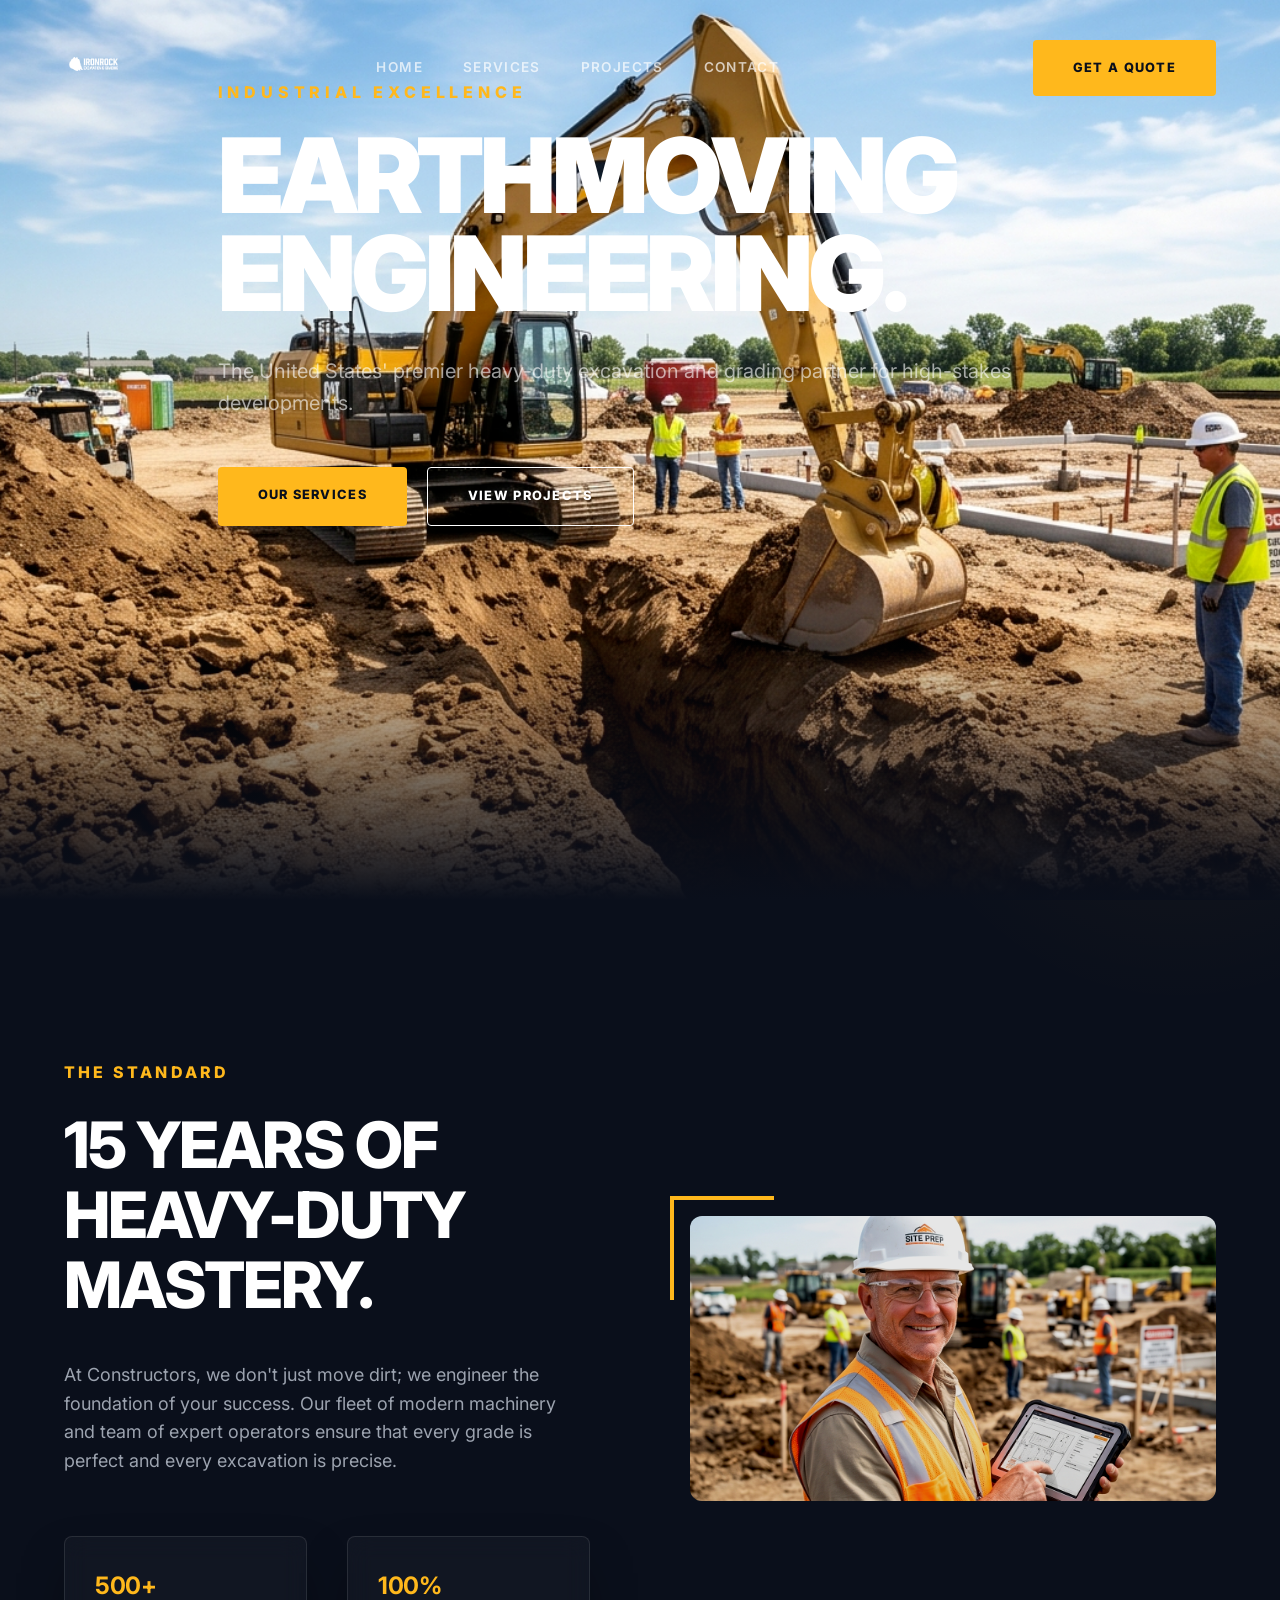
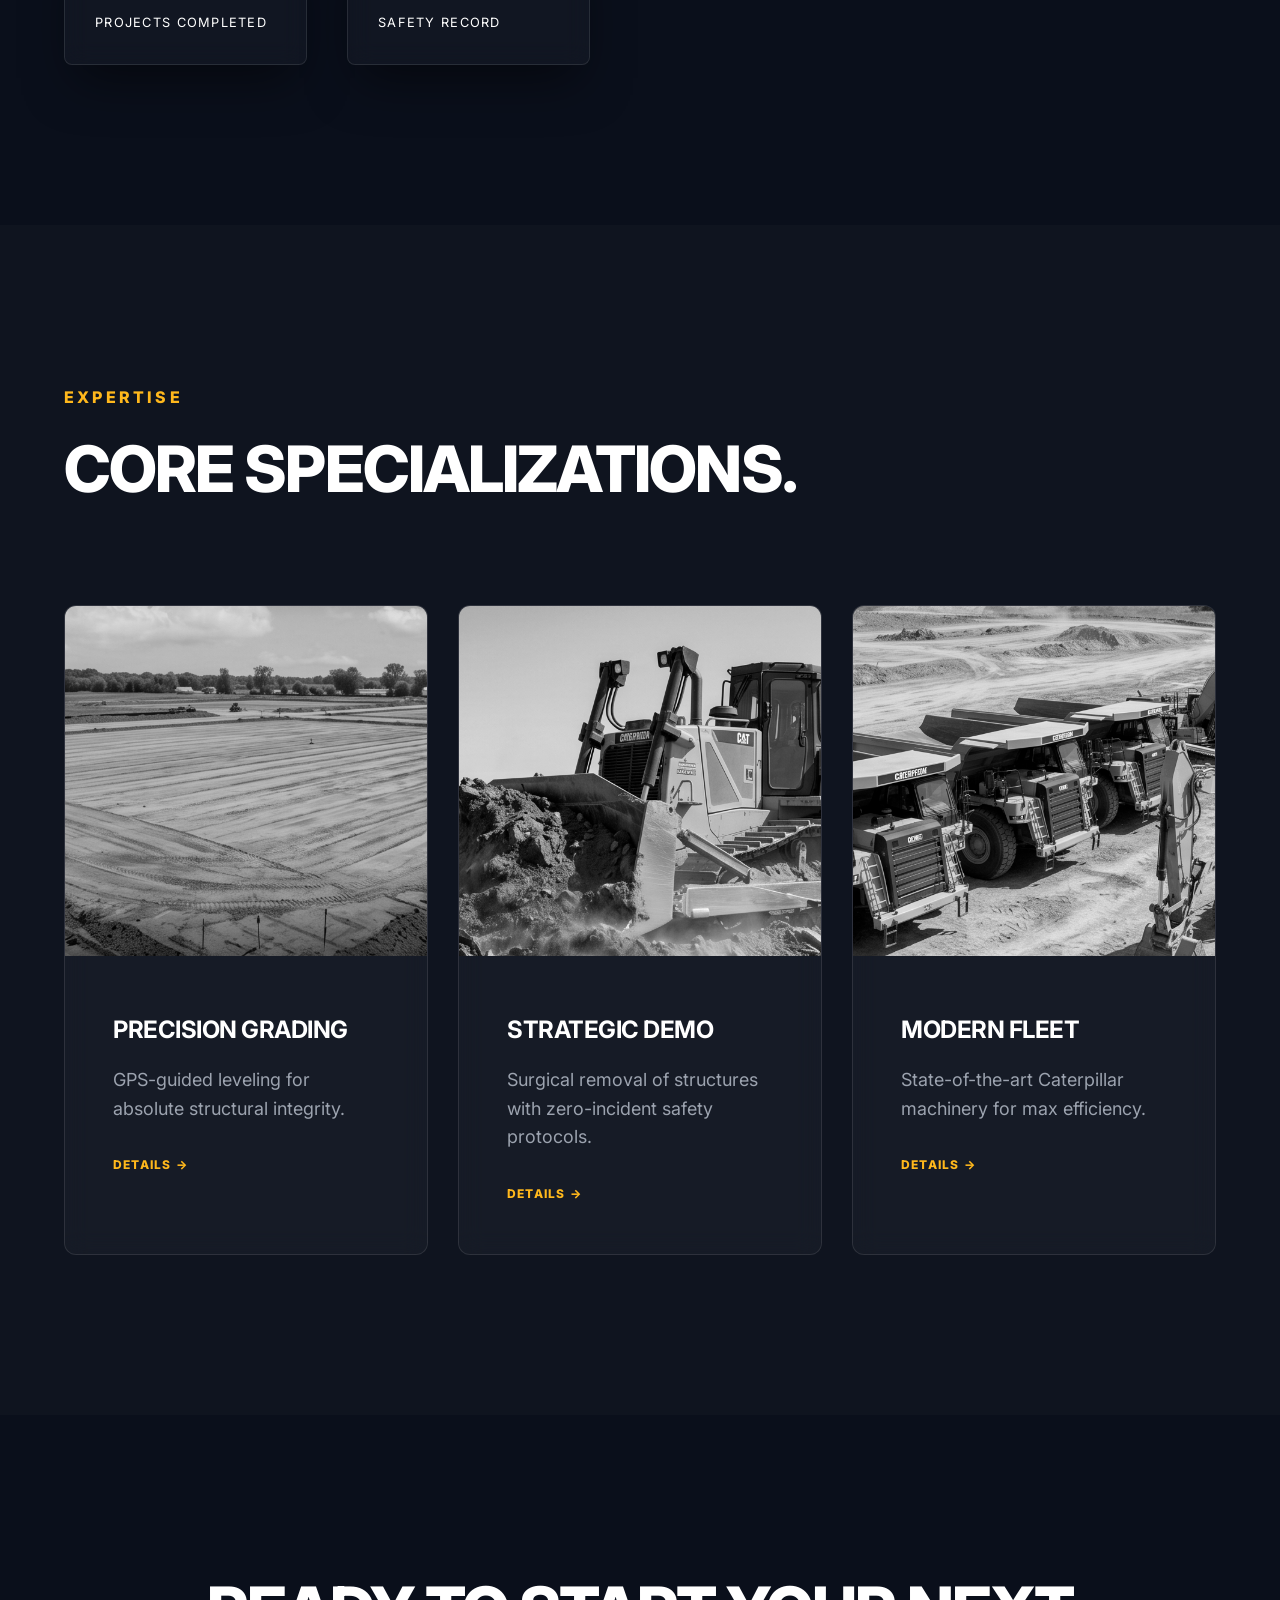
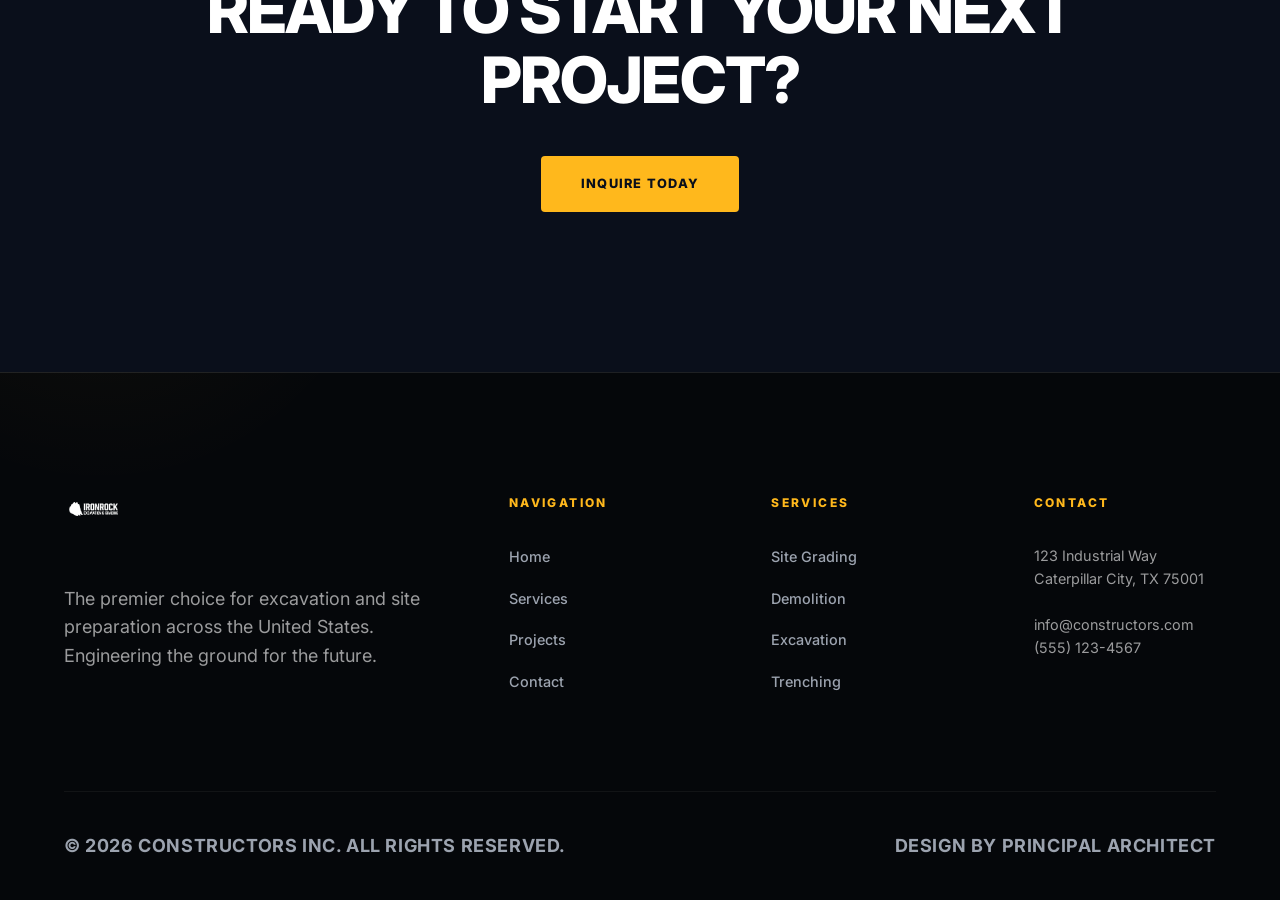
<file: index.html>
<!DOCTYPE html>
<html lang="en">
<head>
    <meta charset="UTF-8">
    <meta name="viewport" content="width=device-width, initial-scale=1.0">
    <title>CONSTRUCTORS | Precision Excavation & Grading</title>
    <link rel="preconnect" href="https://fonts.googleapis.com">
    <link rel="preconnect" href="https://fonts.gstatic.com" crossorigin>
    <link href="https://fonts.googleapis.com/css2?family=Inter:wght@400;600;700;800&display=swap" rel="stylesheet">
    <link rel="stylesheet" href="style.css">
    <script src="main.js" defer></script>
</head>
<body>

    <header>
        <a href="index.html" class="logo">
            <img src="imgs/logo.png" alt="Constructors Logo">
        </a>
        <nav class="desktop-nav">
            <a href="index.html">Home</a>
            <a href="services.html">Services</a>
            <a href="projects.html">Projects</a>
            <a href="contact.html">Contact</a>
        </nav>
        <div class="header-cta">
            <a href="contact.html" class="btn btn-primary">Get a Quote</a>
        </div>
        <div class="menu-toggle">
            <span></span>
            <span></span>
            <span></span>
        </div>
    </header>

    <nav class="mobile-nav">
        <a href="index.html">Home</a>
        <a href="services.html">Services</a>
        <a href="projects.html">Projects</a>
        <a href="contact.html">Contact</a>
        <a href="contact.html" class="btn btn-primary" style="margin-top: 20px;">Get a Quote</a>
    </nav>

    <main>
        <div class="bg-blur bg-blur-1"></div>
        <div class="bg-blur bg-blur-2"></div>

        <section class="hero" style="background-image: url('imgs/hero-bg.png');">
            <div class="hero-content">
                <span style="text-transform: uppercase; color: var(--primary); font-weight: 800; letter-spacing: 0.3em; margin-bottom: 20px; display: block;">Industrial Excellence</span>
                <h1>Earthmoving <br>Engineering.</h1>
                <p style="color: rgba(255,255,255,0.6); margin-bottom: 48px; font-size: 1.25rem;">The United States' premier heavy-duty excavation and grading partner for high-stakes developments.</p>
                <div style="display: flex; gap: 20px;">
                    <a href="services.html" class="btn btn-primary">Our Services</a>
                    <a href="projects.html" class="btn btn-outline">View Projects</a>
                </div>
            </div>
        </section>

        <section>
            <div class="container split-section">
                <div class="split-content">
                    <h4 style="text-transform: uppercase; color: var(--primary); font-weight: 800; letter-spacing: 0.2em; margin-bottom: 24px;">The Standard</h4>
                    <h2>15 Years of Heavy-Duty Mastery.</h2>
                    <p>At Constructors, we don't just move dirt; we engineer the foundation of your success. Our fleet of modern machinery and team of expert operators ensure that every grade is perfect and every excavation is precise.</p>
                    <div style="margin-top: 60px; display: grid; grid-template-columns: 1fr 1fr; gap: 40px;">
                        <div class="glass" style="padding: 30px; border-radius: 8px;">
                            <h3 style="margin-bottom: 8px; color: var(--primary);">500+</h3>
                            <p style="font-size: 0.8rem; text-transform: uppercase; letter-spacing: 0.1em; color: var(--white);">Projects Completed</p>
                        </div>
                        <div class="glass" style="padding: 30px; border-radius: 8px;">
                            <h3 style="margin-bottom: 8px; color: var(--primary);">100%</h3>
                            <p style="font-size: 0.8rem; text-transform: uppercase; letter-spacing: 0.1em; color: var(--white);">Safety Record</p>
                        </div>
                    </div>
                </div>
                <div class="split-image">
                    <img src="imgs/owner-tablet.png" alt="Constructors Owner/Expert">
                </div>
            </div>
        </section>

        <section style="background-color: rgba(255,255,255,0.02);">
            <div class="container">
                <div style="text-align: left; margin-bottom: 100px;">
                    <h4 style="text-transform: uppercase; color: var(--primary); font-weight: 800; letter-spacing: 0.2em; margin-bottom: 24px;">Expertise</h4>
                    <h2>Core Specializations.</h2>
                </div>
                <div class="grid grid-3">
                    <div class="card">
                        <img src="imgs/service-grading.png" alt="Site Grading" class="card-img">
                        <div class="card-body">
                            <h3>Precision Grading</h3>
                            <p>GPS-guided leveling for absolute structural integrity.</p>
                            <a href="services.html" style="margin-top: 32px; display: inline-block; font-weight: 800; color: var(--primary); text-transform: uppercase; font-size: 0.75rem; letter-spacing: 0.1em;">Details &rarr;</a>
                        </div>
                    </div>
                    <div class="card">
                        <img src="imgs/demolition.png" alt="Demolition Services" class="card-img">
                        <div class="card-body">
                            <h3>Strategic Demo</h3>
                            <p>Surgical removal of structures with zero-incident safety protocols.</p>
                            <a href="services.html" style="margin-top: 32px; display: inline-block; font-weight: 800; color: var(--primary); text-transform: uppercase; font-size: 0.75rem; letter-spacing: 0.1em;">Details &rarr;</a>
                        </div>
                    </div>
                    <div class="card">
                        <img src="imgs/fleet.png" alt="Heavy Fleet" class="card-img">
                        <div class="card-body">
                            <h3>Modern Fleet</h3>
                            <p>State-of-the-art Caterpillar machinery for max efficiency.</p>
                            <a href="services.html" style="margin-top: 32px; display: inline-block; font-weight: 800; color: var(--primary); text-transform: uppercase; font-size: 0.75rem; letter-spacing: 0.1em;">Details &rarr;</a>
                        </div>
                    </div>
                </div>
            </div>
        </section>


        <section style="background-color: var(--dark); color: var(--white); text-align: center; padding: 160px 5%;">
            <div class="container">
                <h2 style="margin-bottom: 40px;">Ready to Start Your Next Project?</h2>
                <a href="contact.html" class="btn btn-primary">Inquire Today</a>
            </div>
        </section>
    </main>

    <footer>
        <div class="container footer-grid">
            <div class="footer-col">
                <a href="index.html" class="footer-logo">
                    <img src="imgs/logo.png" alt="Constructors Logo">
                </a>
                <p style="color: rgba(255,255,255,0.6); margin-top: 20px;">The premier choice for excavation and site preparation across the United States. Engineering the ground for the future.</p>
            </div>
            <div class="footer-col">
                <h4>Navigation</h4>
                <ul class="footer-links">
                    <li><a href="index.html">Home</a></li>
                    <li><a href="services.html">Services</a></li>
                    <li><a href="projects.html">Projects</a></li>
                    <li><a href="contact.html">Contact</a></li>
                </ul>
            </div>
            <div class="footer-col">
                <h4>Services</h4>
                <ul class="footer-links">
                    <li><a href="services.html">Site Grading</a></li>
                    <li><a href="services.html">Demolition</a></li>
                    <li><a href="services.html">Excavation</a></li>
                    <li><a href="services.html">Trenching</a></li>
                </ul>
            </div>
            <div class="footer-col">
                <h4>Contact</h4>
                <p style="color: rgba(255,255,255,0.6); font-size: 0.9rem;">123 Industrial Way<br>Caterpillar City, TX 75001<br><br>info@constructors.com<br>(555) 123-4567</p>
            </div>
        </div>
        <div class="container footer-bottom">
            <p>&copy; 2026 CONSTRUCTORS INC. ALL RIGHTS RESERVED.</p>
            <p>DESIGN BY PRINCIPAL ARCHITECT</p>
        </div>
    </footer>

</body>
</html>
</file>
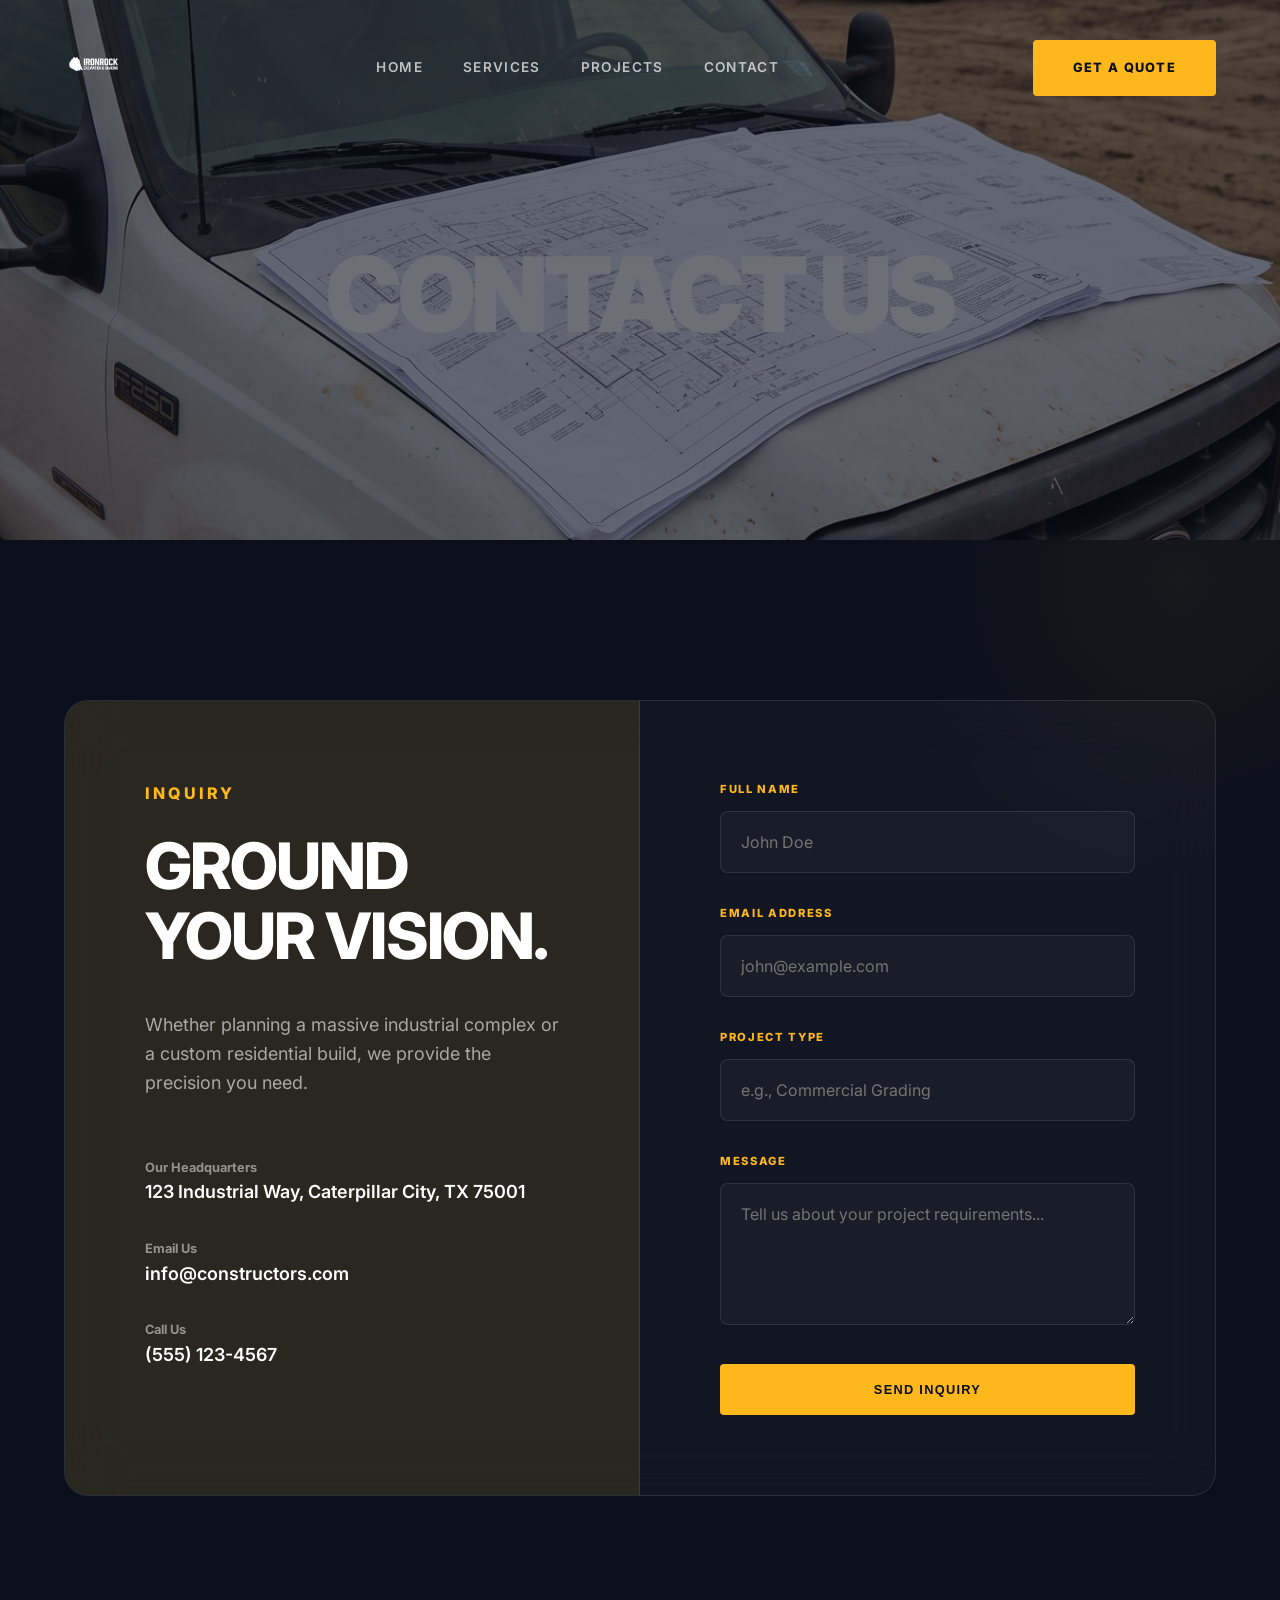
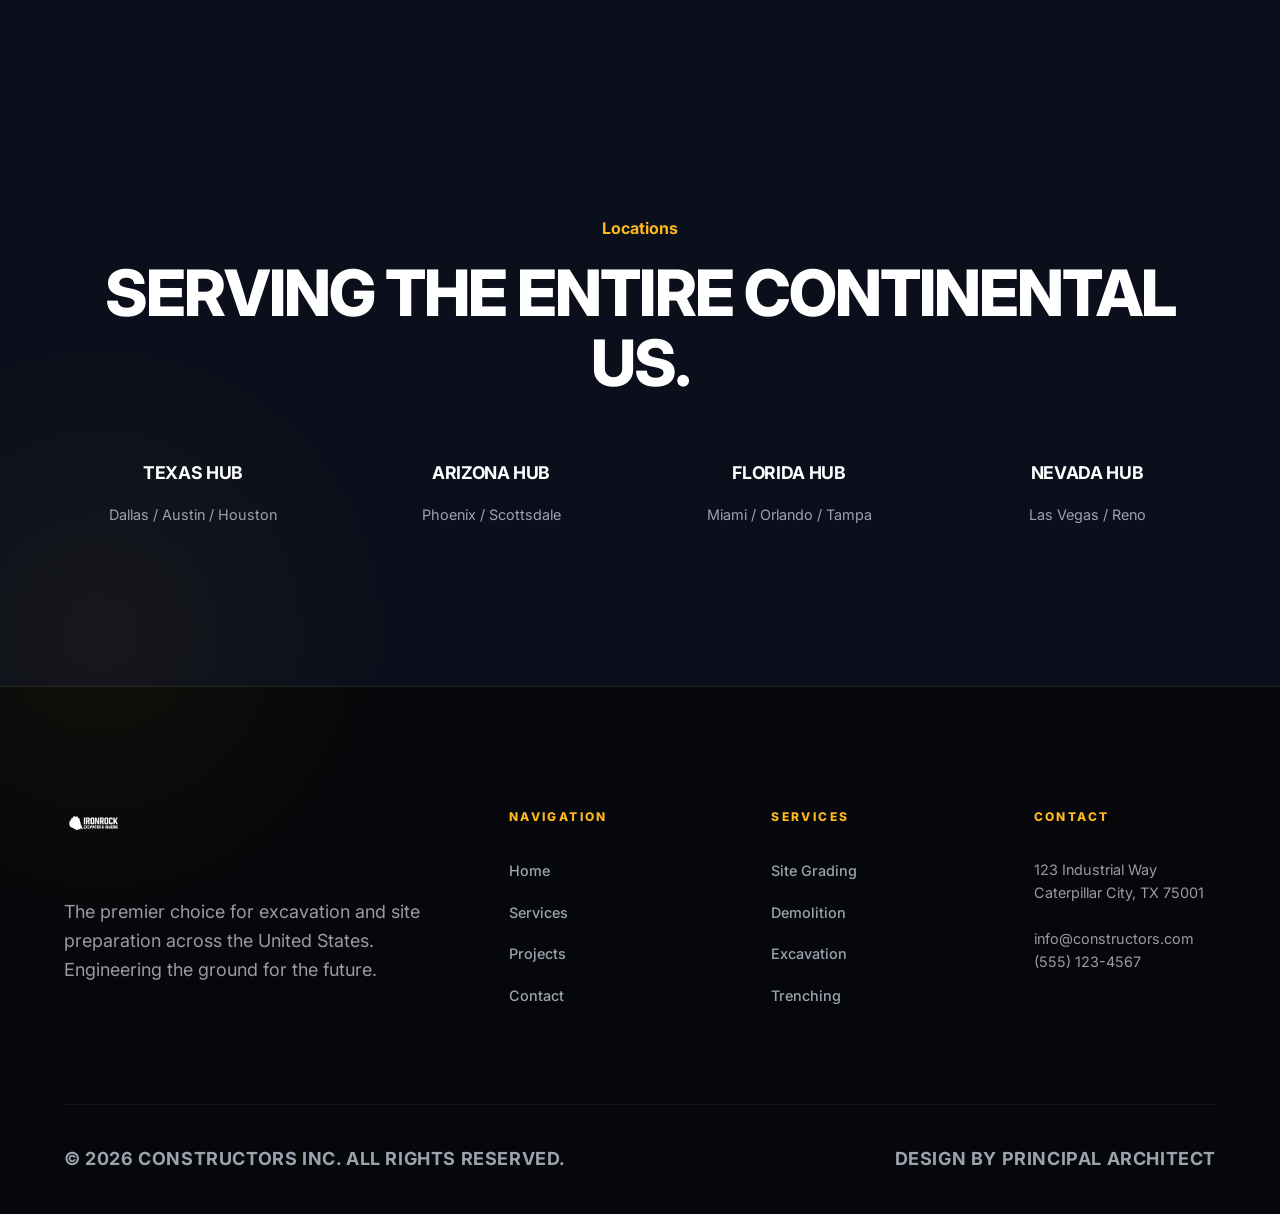
<file: contact.html>
<!DOCTYPE html>
<html lang="en">
<head>
    <meta charset="UTF-8">
    <meta name="viewport" content="width=device-width, initial-scale=1.0">
    <title>CONTACT | Constructors | Get a Precision Quote</title>
    <link rel="preconnect" href="https://fonts.googleapis.com">
    <link rel="preconnect" href="https://fonts.gstatic.com" crossorigin>
    <link href="https://fonts.googleapis.com/css2?family=Inter:wght@400;600;700;800&display=swap" rel="stylesheet">
    <link rel="stylesheet" href="style.css">
    <script src="main.js" defer></script>
</head>
<body>

    <header>
        <a href="index.html" class="logo">
            <img src="imgs/logo.png" alt="Constructors Logo">
        </a>
        <nav class="desktop-nav">
            <a href="index.html">Home</a>
            <a href="services.html">Services</a>
            <a href="projects.html">Projects</a>
            <a href="contact.html">Contact</a>
        </nav>
        <div class="header-cta">
            <a href="contact.html" class="btn btn-primary">Get a Quote</a>
        </div>
        <div class="menu-toggle">
            <span></span>
            <span></span>
            <span></span>
        </div>
    </header>

    <nav class="mobile-nav">
        <a href="index.html">Home</a>
        <a href="services.html">Services</a>
        <a href="projects.html">Projects</a>
        <a href="contact.html">Contact</a>
        <a href="contact.html" class="btn btn-primary" style="margin-top: 20px;">Get a Quote</a>
    </nav>

    <main>
        <div class="bg-blur bg-blur-1"></div>
        <div class="bg-blur bg-blur-2"></div>

        <div class="page-hero" style="background-image: url('imgs/contact-bg.png');">
            <h1>Contact Us</h1>
        </div>

        <section>
            <div class="container">
                <div class="contact-container">
                    <div class="contact-info">
                        <h4 style="color: var(--primary); font-weight: 800; letter-spacing: 0.2em; margin-bottom: 24px; text-transform: uppercase;">Inquiry</h4>
                        <h2>Ground Your Vision.</h2>
                        <p style="color: rgba(255,255,255,0.6); margin-bottom: 60px;">Whether planning a massive industrial complex or a custom residential build, we provide the precision you need.</p>
                        
                        <div style="margin-bottom: 32px;">
                            <h4 style="font-size: 0.8rem; opacity: 0.5;">Our Headquarters</h4>
                            <p style="color: var(--white); font-weight: 600;">123 Industrial Way, Caterpillar City, TX 75001</p>
                        </div>
                        
                        <div style="margin-bottom: 32px;">
                            <h4 style="font-size: 0.8rem; opacity: 0.5;">Email Us</h4>
                            <p style="color: var(--white); font-weight: 600;">info@constructors.com</p>
                        </div>
                        
                        <div>
                            <h4 style="font-size: 0.8rem; opacity: 0.5;">Call Us</h4>
                            <p style="color: var(--white); font-weight: 600;">(555) 123-4567</p>
                        </div>
                    </div>

                    <div class="contact-form">
                        <form action="#">
                            <div class="form-group">
                                <label for="name">Full Name</label>
                                <input type="text" id="name" placeholder="John Doe" required>
                            </div>
                            <div class="form-group">
                                <label for="email">Email Address</label>
                                <input type="email" id="email" placeholder="john@example.com" required>
                            </div>
                            <div class="form-group">
                                <label for="project">Project Type</label>
                                <input type="text" id="project" placeholder="e.g., Commercial Grading" required>
                            </div>
                            <div class="form-group">
                                <label for="message">Message</label>
                                <textarea id="message" rows="5" placeholder="Tell us about your project requirements..." required></textarea>
                            </div>
                            <button type="submit" class="btn btn-primary" style="width: 100%;">Send Inquiry</button>
                        </form>
                    </div>
                </div>
            </div>
        </section>

        <section>
            <div class="container" style="text-align: center;">
                <h4 style="color: var(--primary); margin-bottom: 16px;">Locations</h4>
                <h2>Serving the Entire Continental US.</h2>
                <div style="margin-top: 60px; display: grid; grid-template-columns: repeat(auto-fit, minmax(200px, 1fr)); gap: 40px;">
                    <div>
                        <h3 style="font-size: 1.1rem;">Texas Hub</h3>
                        <p style="font-size: 0.9rem;">Dallas / Austin / Houston</p>
                    </div>
                    <div>
                        <h3 style="font-size: 1.1rem;">Arizona Hub</h3>
                        <p style="font-size: 0.9rem;">Phoenix / Scottsdale</p>
                    </div>
                    <div>
                        <h3 style="font-size: 1.1rem;">Florida Hub</h3>
                        <p style="font-size: 0.9rem;">Miami / Orlando / Tampa</p>
                    </div>
                    <div>
                        <h3 style="font-size: 1.1rem;">Nevada Hub</h3>
                        <p style="font-size: 0.9rem;">Las Vegas / Reno</p>
                    </div>
                </div>
            </div>
        </section>
    </main>

    <footer>
        <div class="container footer-grid">
            <div class="footer-col">
                <a href="index.html" class="footer-logo">
                    <img src="imgs/logo.png" alt="Constructors Logo">
                </a>
                <p style="color: rgba(255,255,255,0.6); margin-top: 20px;">The premier choice for excavation and site preparation across the United States. Engineering the ground for the future.</p>
            </div>
            <div class="footer-col">
                <h4>Navigation</h4>
                <ul class="footer-links">
                    <li><a href="index.html">Home</a></li>
                    <li><a href="services.html">Services</a></li>
                    <li><a href="projects.html">Projects</a></li>
                    <li><a href="contact.html">Contact</a></li>
                </ul>
            </div>
            <div class="footer-col">
                <h4>Services</h4>
                <ul class="footer-links">
                    <li><a href="services.html">Site Grading</a></li>
                    <li><a href="services.html">Demolition</a></li>
                    <li><a href="services.html">Excavation</a></li>
                    <li><a href="services.html">Trenching</a></li>
                </ul>
            </div>
            <div class="footer-col">
                <h4>Contact</h4>
                <p style="color: rgba(255,255,255,0.6); font-size: 0.9rem;">123 Industrial Way<br>Caterpillar City, TX 75001<br><br>info@constructors.com<br>(555) 123-4567</p>
            </div>
        </div>
        <div class="container footer-bottom">
            <p>&copy; 2026 CONSTRUCTORS INC. ALL RIGHTS RESERVED.</p>
            <p>DESIGN BY PRINCIPAL ARCHITECT</p>
        </div>
    </footer>

</body>
</html>
</file>
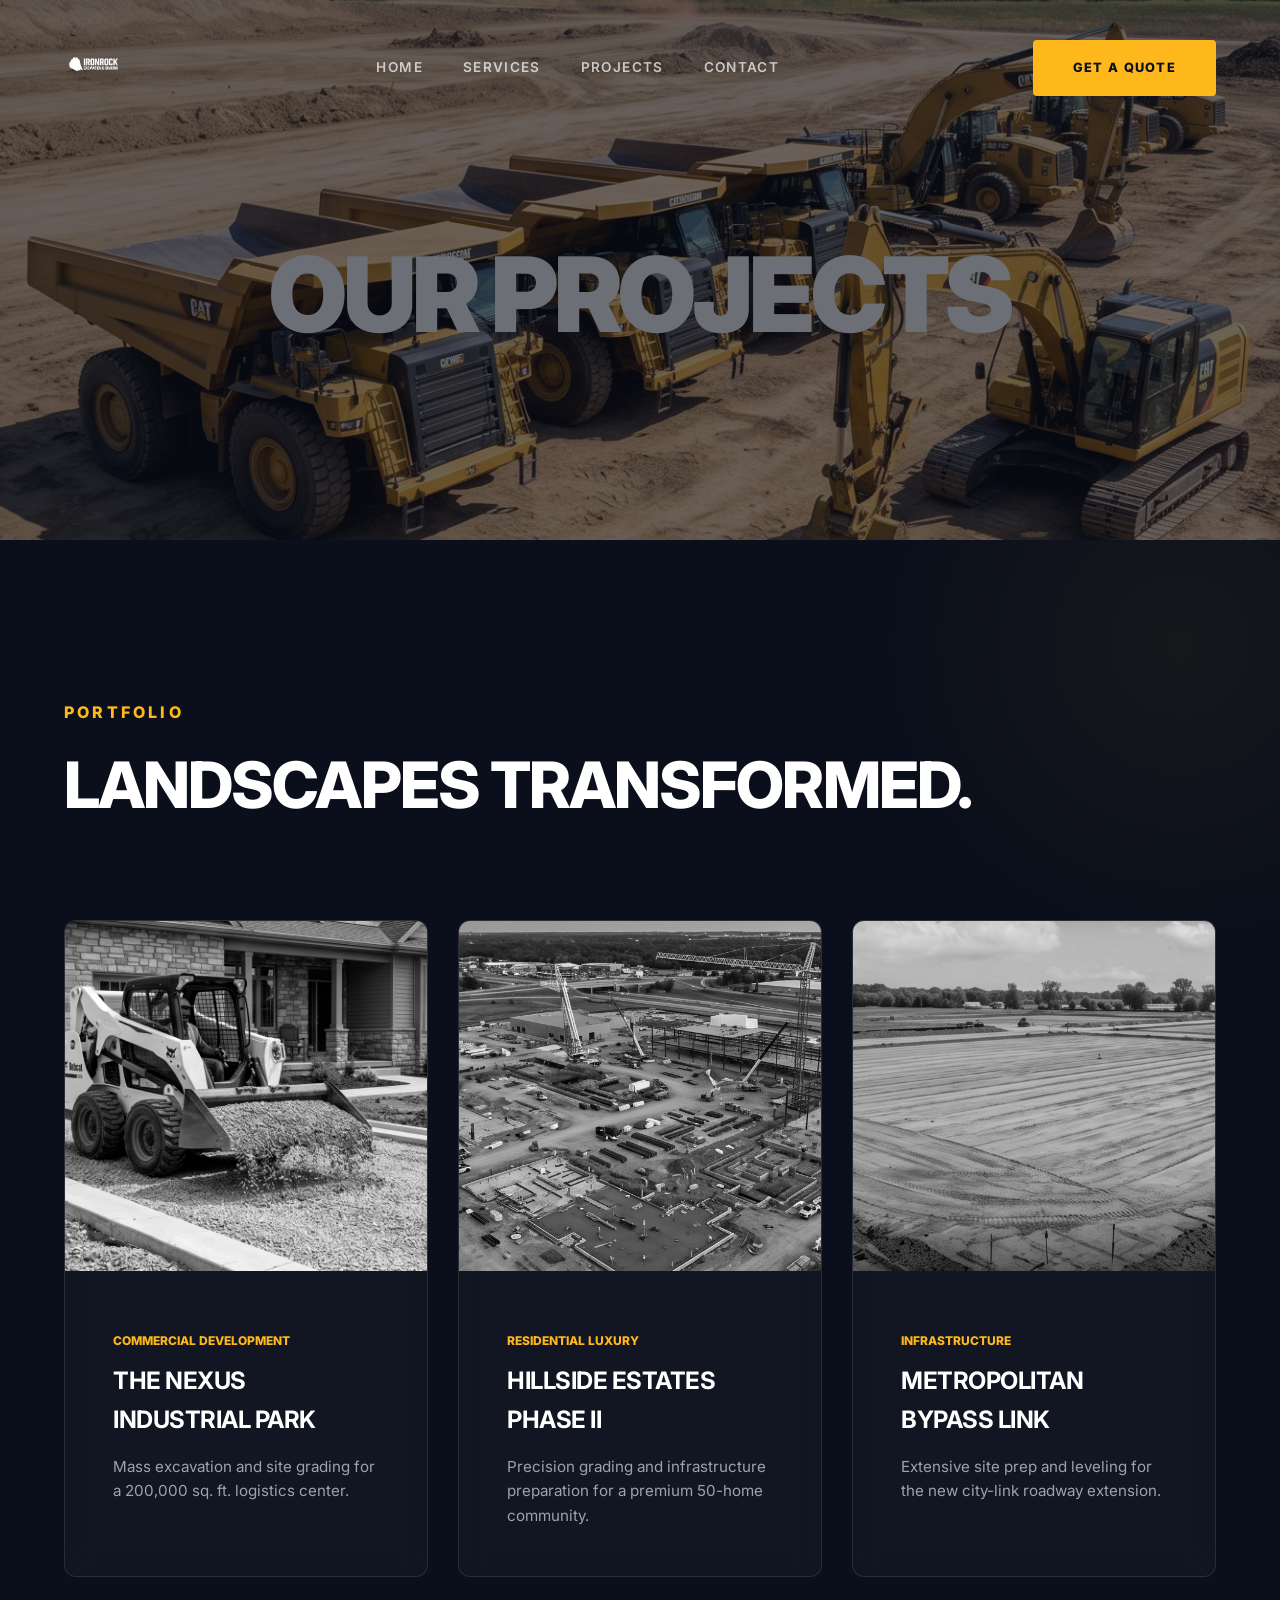
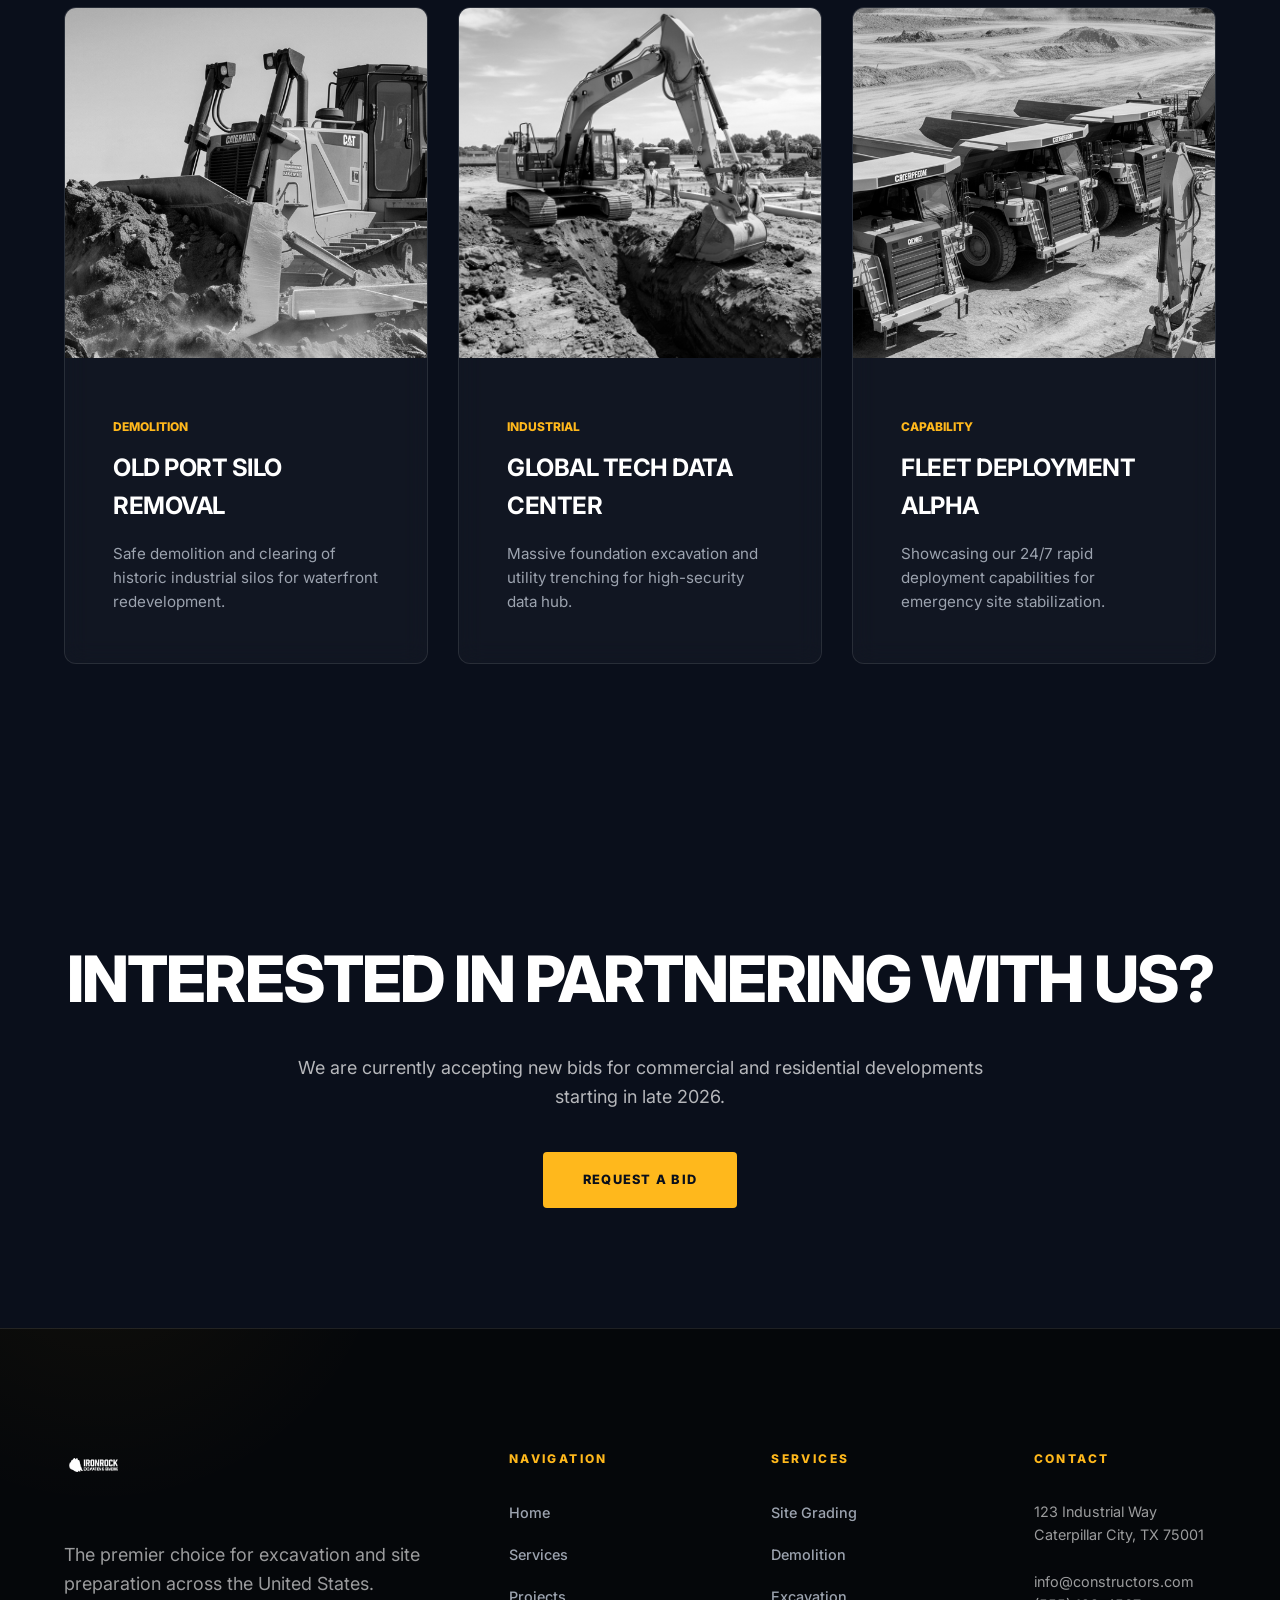
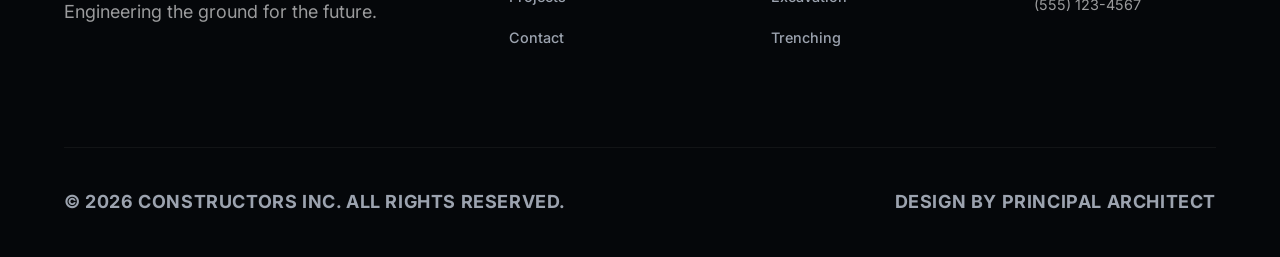
<file: projects.html>
<!DOCTYPE html>
<html lang="en">
<head>
    <meta charset="UTF-8">
    <meta name="viewport" content="width=device-width, initial-scale=1.0">
    <title>PROJECTS | Constructors | Portfolio of Excellence</title>
    <link rel="preconnect" href="https://fonts.googleapis.com">
    <link rel="preconnect" href="https://fonts.gstatic.com" crossorigin>
    <link href="https://fonts.googleapis.com/css2?family=Inter:wght@400;600;700;800&display=swap" rel="stylesheet">
    <link rel="stylesheet" href="style.css">
    <script src="main.js" defer></script>
</head>
<body>

    <header>
        <a href="index.html" class="logo">
            <img src="imgs/logo.png" alt="Constructors Logo">
        </a>
        <nav class="desktop-nav">
            <a href="index.html">Home</a>
            <a href="services.html">Services</a>
            <a href="projects.html">Projects</a>
            <a href="contact.html">Contact</a>
        </nav>
        <div class="header-cta">
            <a href="contact.html" class="btn btn-primary">Get a Quote</a>
        </div>
        <div class="menu-toggle">
            <span></span>
            <span></span>
            <span></span>
        </div>
    </header>

    <nav class="mobile-nav">
        <a href="index.html">Home</a>
        <a href="services.html">Services</a>
        <a href="projects.html">Projects</a>
        <a href="contact.html">Contact</a>
        <a href="contact.html" class="btn btn-primary" style="margin-top: 20px;">Get a Quote</a>
    </nav>

    <main>
        <div class="bg-blur bg-blur-1"></div>
        <div class="bg-blur bg-blur-2"></div>

        <div class="page-hero" style="background-image: url('imgs/fleet.png');">
            <h1>Our Projects</h1>
        </div>

        <section>
            <div class="container">
                <div style="text-align: left; margin-bottom: 100px;">
                    <h4 style="text-transform: uppercase; color: var(--primary); font-weight: 800; letter-spacing: 0.2em; margin-bottom: 24px;">Portfolio</h4>
                    <h2>Landscapes Transformed.</h2>
                </div>

                <div class="grid grid-3">
                    <div class="card">
                        <img src="imgs/project-1.png" alt="Commercial Site" class="card-img">
                        <div class="card-body">
                            <span style="font-size: 0.75rem; font-weight: 800; color: var(--primary); text-transform: uppercase;">Commercial Development</span>
                            <h3 style="margin-top: 10px;">The Nexus Industrial Park</h3>
                            <p style="font-size: 0.95rem;">Mass excavation and site grading for a 200,000 sq. ft. logistics center.</p>
                        </div>
                    </div>

                    <div class="card">
                        <img src="imgs/project-2.png" alt="Residential Site" class="card-img">
                        <div class="card-body">
                            <span style="font-size: 0.75rem; font-weight: 800; color: var(--primary); text-transform: uppercase;">Residential Luxury</span>
                            <h3 style="margin-top: 10px;">Hillside Estates Phase II</h3>
                            <p style="font-size: 0.95rem;">Precision grading and infrastructure preparation for a premium 50-home community.</p>
                        </div>
                    </div>

                    <div class="card">
                        <img src="imgs/service-grading.png" alt="Roadway Project" class="card-img">
                        <div class="card-body">
                            <span style="font-size: 0.75rem; font-weight: 800; color: var(--primary); text-transform: uppercase;">Infrastructure</span>
                            <h3 style="margin-top: 10px;">Metropolitan Bypass Link</h3>
                            <p style="font-size: 0.95rem;">Extensive site prep and leveling for the new city-link roadway extension.</p>
                        </div>
                    </div>

                    <div class="card">
                        <img src="imgs/demolition.png" alt="Demo Project" class="card-img">
                        <div class="card-body">
                            <span style="font-size: 0.75rem; font-weight: 800; color: var(--primary); text-transform: uppercase;">Demolition</span>
                            <h3 style="margin-top: 10px;">Old Port Silo Removal</h3>
                            <p style="font-size: 0.95rem;">Safe demolition and clearing of historic industrial silos for waterfront redevelopment.</p>
                        </div>
                    </div>

                    <div class="card">
                        <img src="imgs/hero-bg.png" alt="Excavation Project" class="card-img">
                        <div class="card-body">
                            <span style="font-size: 0.75rem; font-weight: 800; color: var(--primary); text-transform: uppercase;">Industrial</span>
                            <h3 style="margin-top: 10px;">Global Tech Data Center</h3>
                            <p style="font-size: 0.95rem;">Massive foundation excavation and utility trenching for high-security data hub.</p>
                        </div>
                    </div>

                    <div class="card">
                        <img src="imgs/fleet.png" alt="Fleet Operations" class="card-img">
                        <div class="card-body">
                            <span style="font-size: 0.75rem; font-weight: 800; color: var(--primary); text-transform: uppercase;">Capability</span>
                            <h3 style="margin-top: 10px;">Fleet Deployment Alpha</h3>
                            <p style="font-size: 0.95rem;">Showcasing our 24/7 rapid deployment capabilities for emergency site stabilization.</p>
                        </div>
                    </div>
                </div>
            </div>
        </section>

        <section style="background-color: var(--dark); color: var(--white); padding: 120px 5%;">
            <div class="container" style="text-align: center;">
                <h2>Interested in Partnering with Us?</h2>
                <p style="color: rgba(255,255,255,0.7); margin: 0 auto 40px;">We are currently accepting new bids for commercial and residential developments starting in late 2026.</p>
                <a href="contact.html" class="btn btn-primary">Request a Bid</a>
            </div>
        </section>
    </main>

    <footer>
        <div class="container footer-grid">
            <div class="footer-col">
                <a href="index.html" class="footer-logo">
                    <img src="imgs/logo.png" alt="Constructors Logo">
                </a>
                <p style="color: rgba(255,255,255,0.6); margin-top: 20px;">The premier choice for excavation and site preparation across the United States. Engineering the ground for the future.</p>
            </div>
            <div class="footer-col">
                <h4>Navigation</h4>
                <ul class="footer-links">
                    <li><a href="index.html">Home</a></li>
                    <li><a href="services.html">Services</a></li>
                    <li><a href="projects.html">Projects</a></li>
                    <li><a href="contact.html">Contact</a></li>
                </ul>
            </div>
            <div class="footer-col">
                <h4>Services</h4>
                <ul class="footer-links">
                    <li><a href="services.html">Site Grading</a></li>
                    <li><a href="services.html">Demolition</a></li>
                    <li><a href="services.html">Excavation</a></li>
                    <li><a href="services.html">Trenching</a></li>
                </ul>
            </div>
            <div class="footer-col">
                <h4>Contact</h4>
                <p style="color: rgba(255,255,255,0.6); font-size: 0.9rem;">123 Industrial Way<br>Caterpillar City, TX 75001<br><br>info@constructors.com<br>(555) 123-4567</p>
            </div>
        </div>
        <div class="container footer-bottom">
            <p>&copy; 2026 CONSTRUCTORS INC. ALL RIGHTS RESERVED.</p>
            <p>DESIGN BY PRINCIPAL ARCHITECT</p>
        </div>
    </footer>

</body>
</html>
</file>
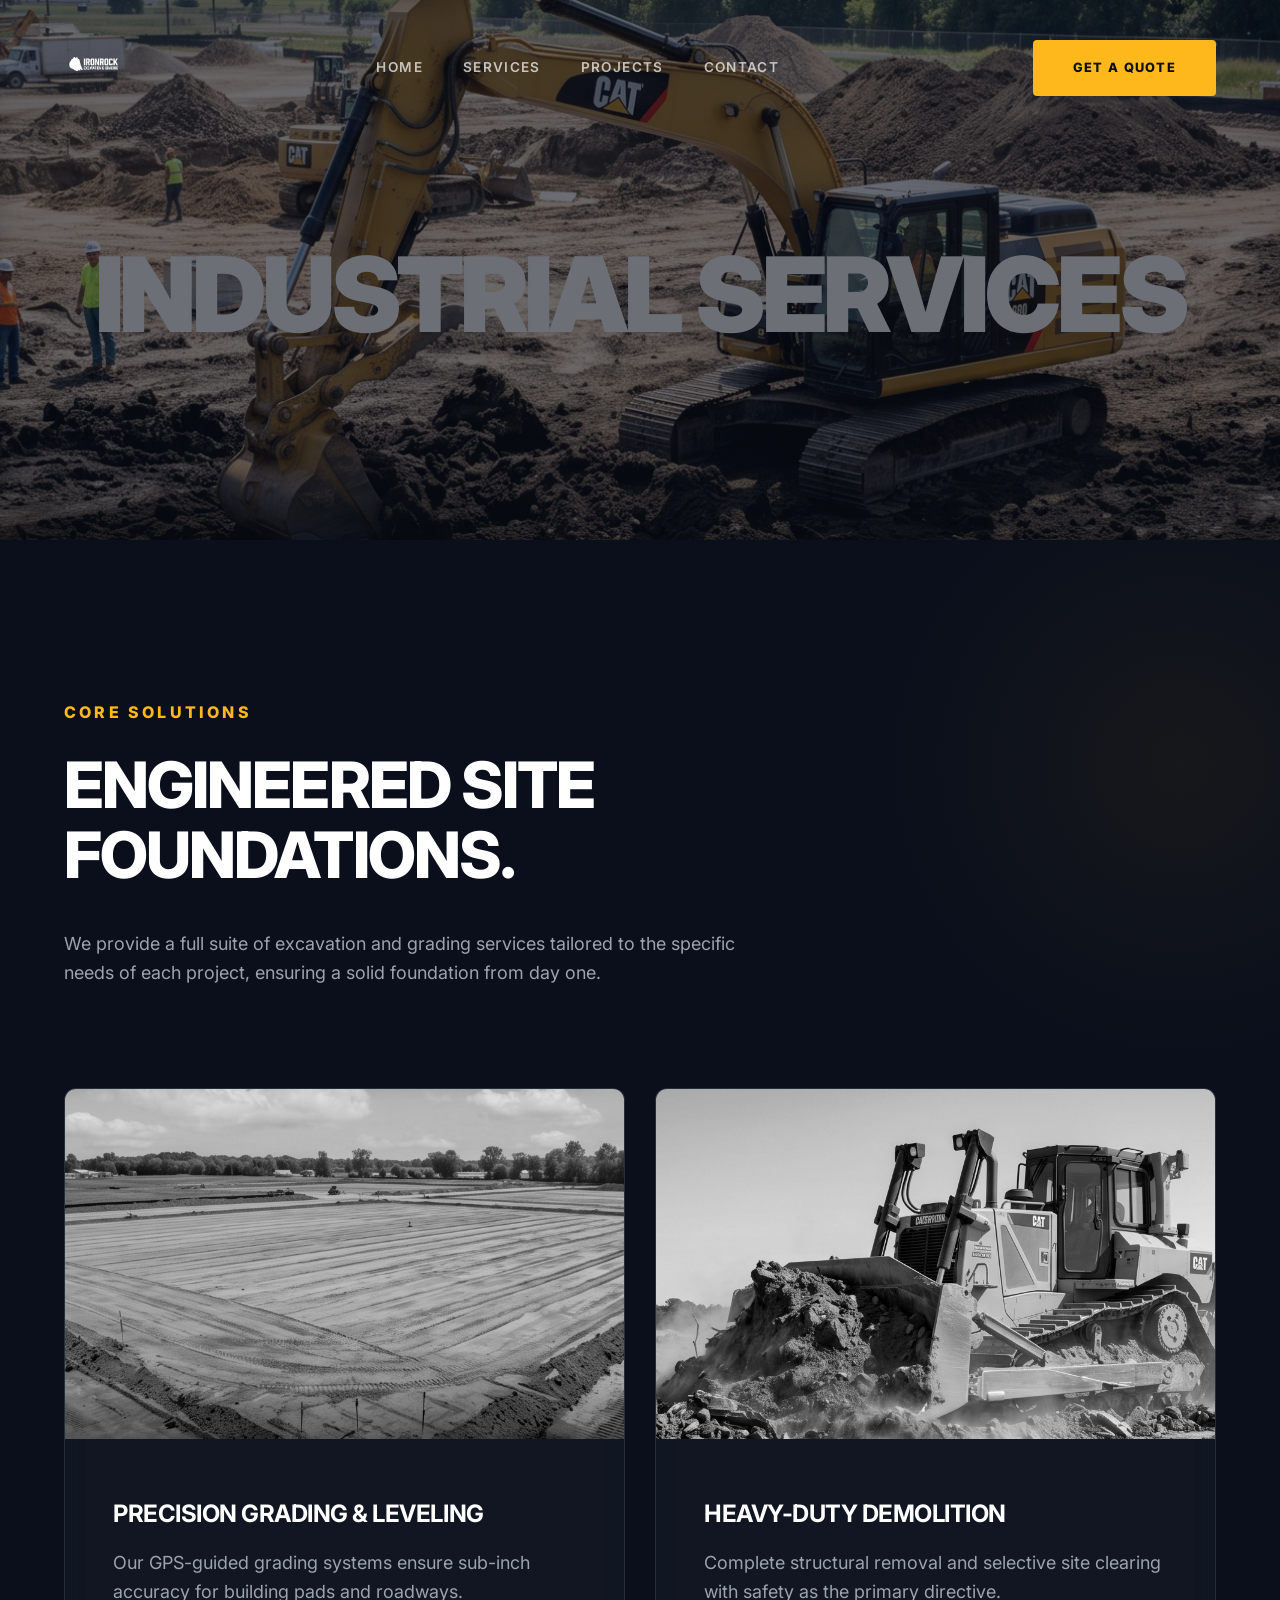
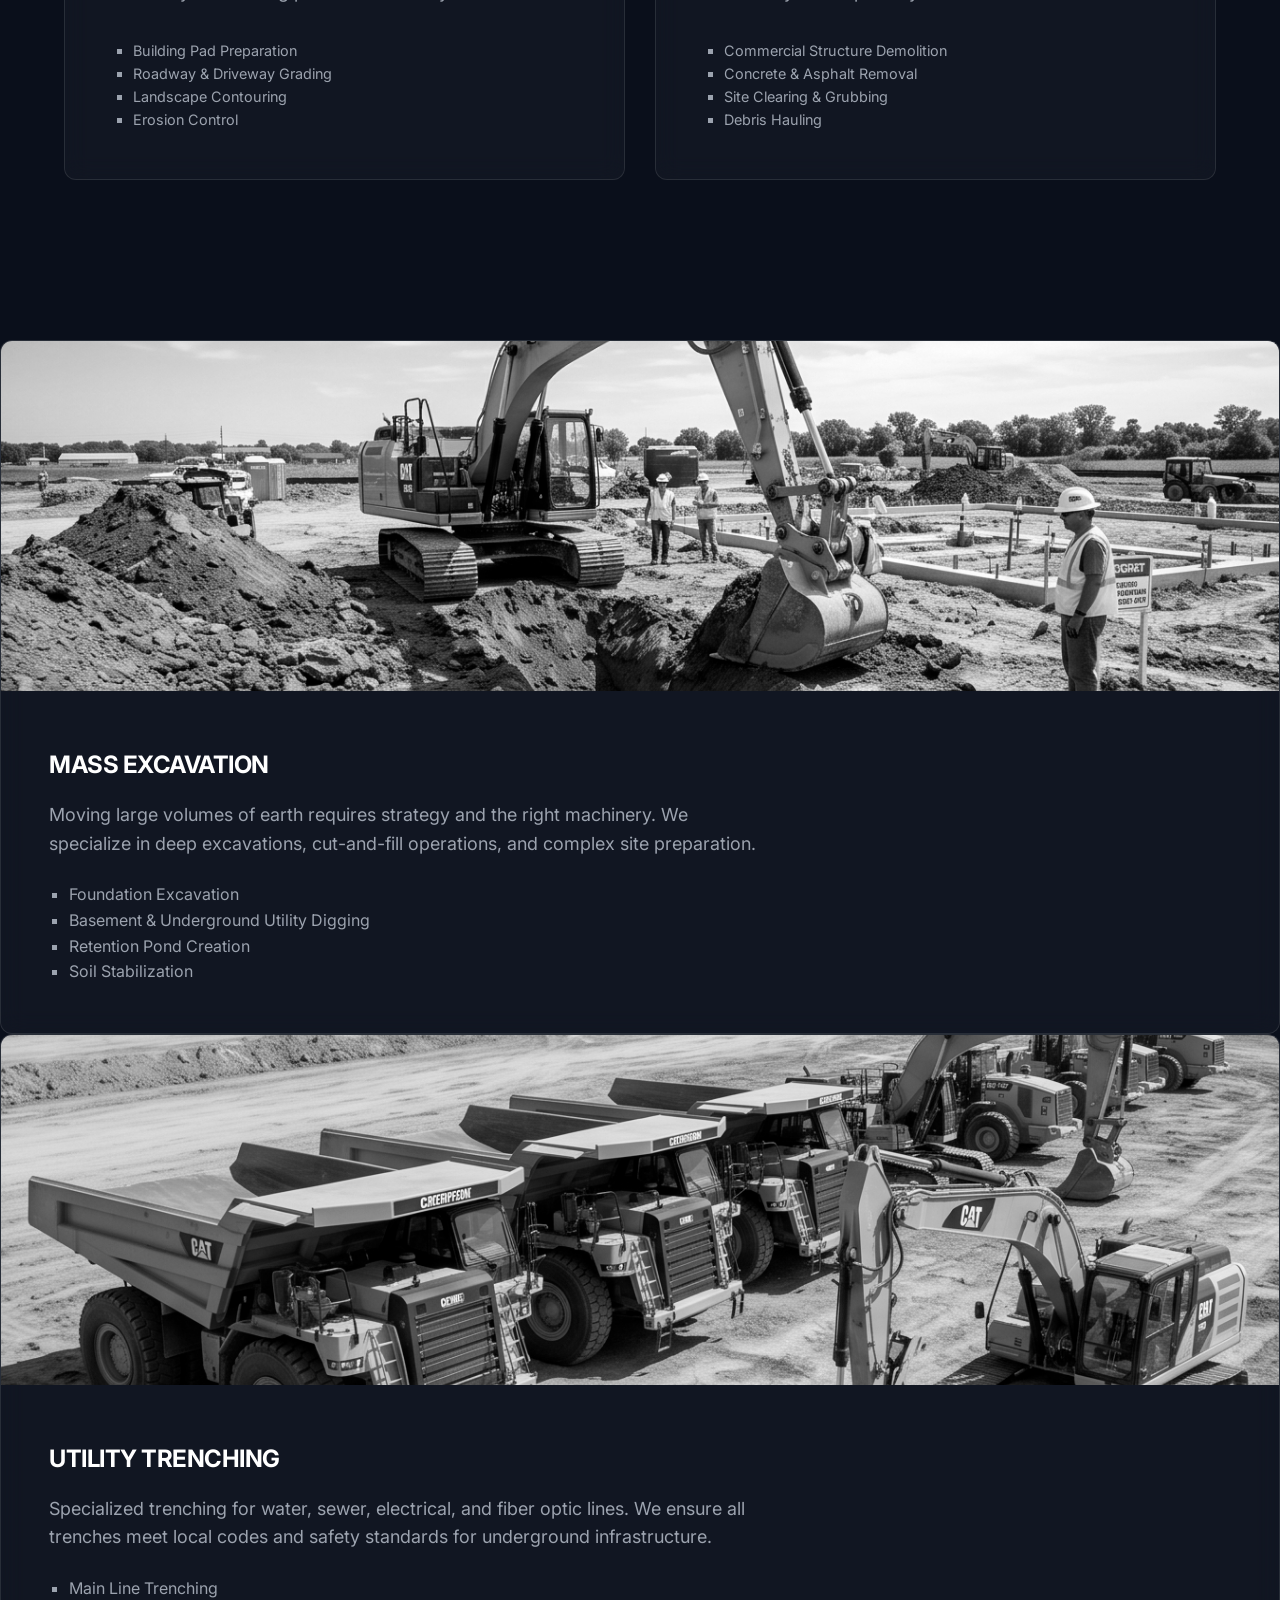
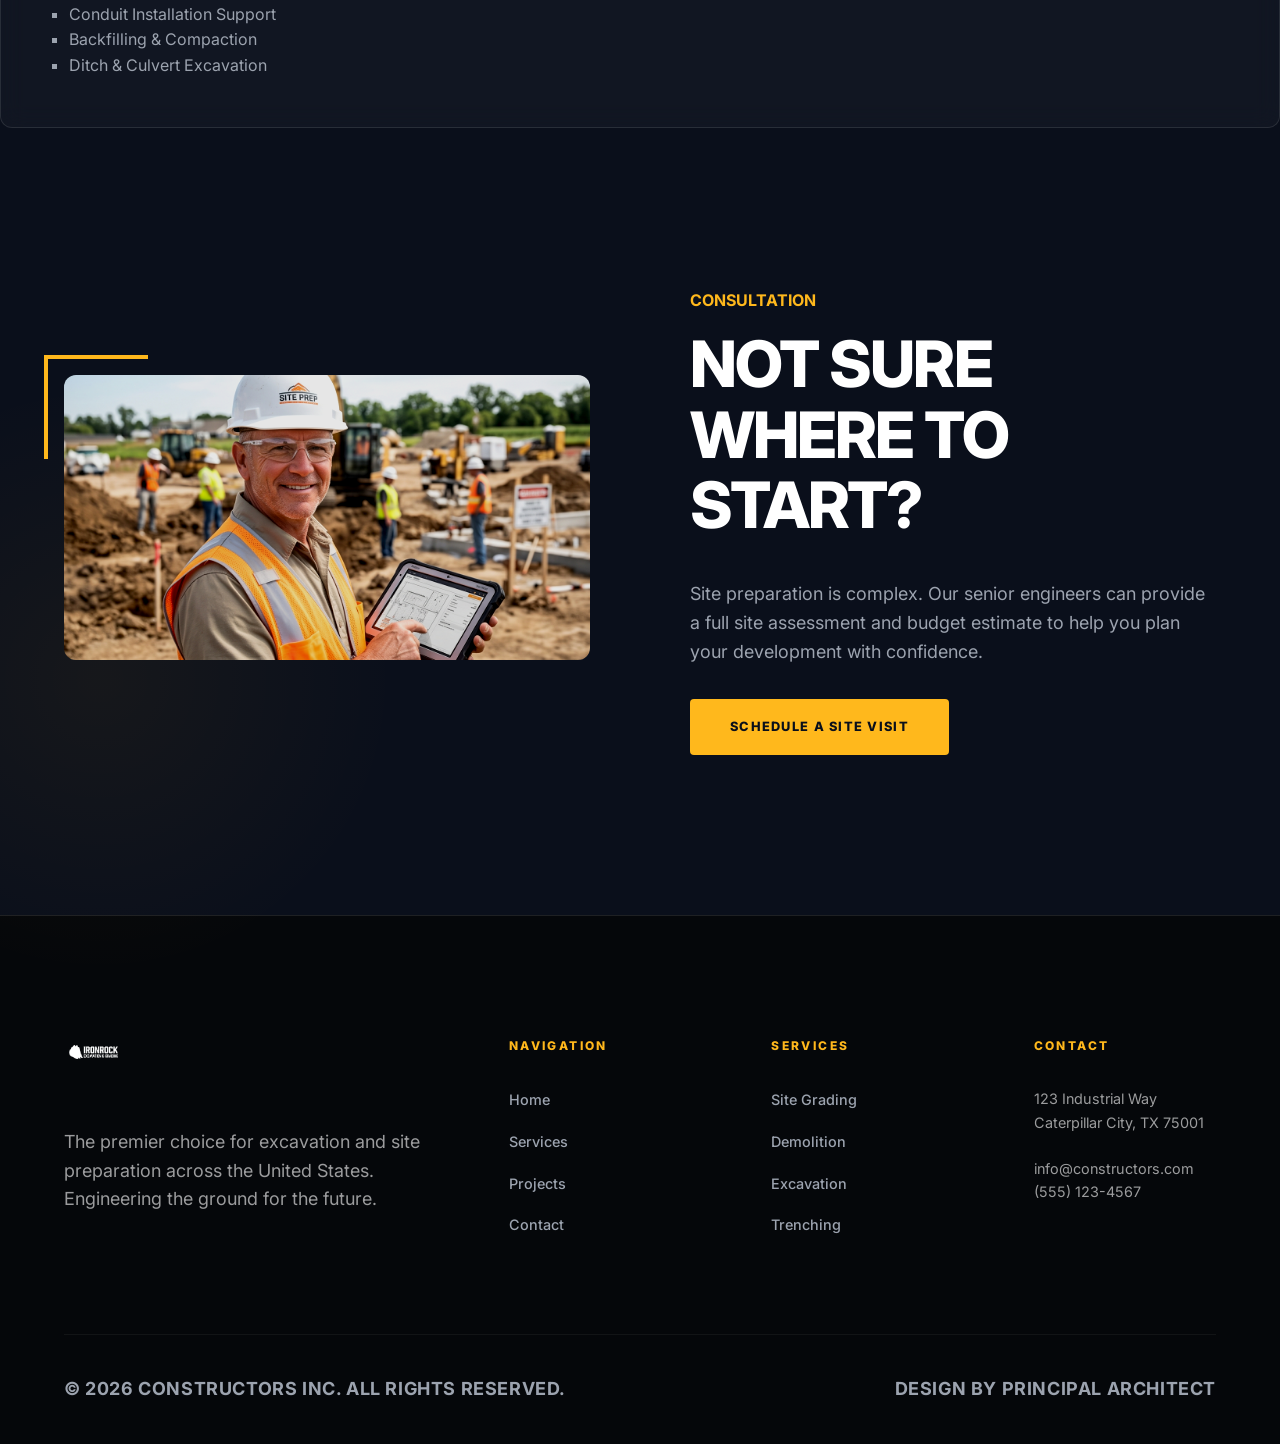
<file: services.html>
<!DOCTYPE html>
<html lang="en">
<head>
    <meta charset="UTF-8">
    <meta name="viewport" content="width=device-width, initial-scale=1.0">
    <title>SERVICES | Constructors | Excavation, Grading & Demolition</title>
    <link rel="preconnect" href="https://fonts.googleapis.com">
    <link rel="preconnect" href="https://fonts.gstatic.com" crossorigin>
    <link href="https://fonts.googleapis.com/css2?family=Inter:wght@400;600;700;800&display=swap" rel="stylesheet">
    <link rel="stylesheet" href="style.css">
    <script src="main.js" defer></script>
</head>
<body>

    <header>
        <a href="index.html" class="logo">
            <img src="imgs/logo.png" alt="Constructors Logo">
        </a>
        <nav class="desktop-nav">
            <a href="index.html">Home</a>
            <a href="services.html">Services</a>
            <a href="projects.html">Projects</a>
            <a href="contact.html">Contact</a>
        </nav>
        <div class="header-cta">
            <a href="contact.html" class="btn btn-primary">Get a Quote</a>
        </div>
        <div class="menu-toggle">
            <span></span>
            <span></span>
            <span></span>
        </div>
    </header>

    <nav class="mobile-nav">
        <a href="index.html">Home</a>
        <a href="services.html">Services</a>
        <a href="projects.html">Projects</a>
        <a href="contact.html">Contact</a>
        <a href="contact.html" class="btn btn-primary" style="margin-top: 20px;">Get a Quote</a>
    </nav>

    <main>
        <div class="bg-blur bg-blur-1"></div>
        <div class="bg-blur bg-blur-2"></div>

        <div class="page-hero" style="background-image: url('imgs/hero-bg-2.png');">
            <h1>Industrial Services</h1>
        </div>

        <section>
            <div class="container">
                <div style="margin-bottom: 100px; max-width: 800px;">
                    <h4 style="text-transform: uppercase; color: var(--primary); font-weight: 800; letter-spacing: 0.2em; margin-bottom: 24px;">Core Solutions</h4>
                    <h2>Engineered Site Foundations.</h2>
                    <p>We provide a full suite of excavation and grading services tailored to the specific needs of each project, ensuring a solid foundation from day one.</p>
                </div>

                <div class="grid grid-2">
                    <div class="card">
                        <img src="imgs/service-grading.png" alt="Grading" class="card-img">
                        <div class="card-body">
                            <h3>Precision Grading & Leveling</h3>
                            <p>Our GPS-guided grading systems ensure sub-inch accuracy for building pads and roadways.</p>
                            <ul style="margin-top: 32px; list-style: square; padding-left: 20px; color: var(--text-muted); font-size: 0.9rem;">
                                <li>Building Pad Preparation</li>
                                <li>Roadway & Driveway Grading</li>
                                <li>Landscape Contouring</li>
                                <li>Erosion Control</li>
                            </ul>
                        </div>
                    </div>

                    <div class="card">
                        <img src="imgs/demolition.png" alt="Demolition" class="card-img">
                        <div class="card-body">
                            <h3>Heavy-Duty Demolition</h3>
                            <p>Complete structural removal and selective site clearing with safety as the primary directive.</p>
                            <ul style="margin-top: 32px; list-style: square; padding-left: 20px; color: var(--text-muted); font-size: 0.9rem;">
                                <li>Commercial Structure Demolition</li>
                                <li>Concrete & Asphalt Removal</li>
                                <li>Site Clearing & Grubbing</li>
                                <li>Debris Hauling</li>
                            </ul>
                        </div>
                    </div>
                </div>
            </div>
        </section>


                    <div class="card">
                        <img src="imgs/hero-bg.png" alt="Excavation" class="card-img">
                        <div class="card-body">
                            <h3>Mass Excavation</h3>
                            <p>Moving large volumes of earth requires strategy and the right machinery. We specialize in deep excavations, cut-and-fill operations, and complex site preparation.</p>
                            <ul style="margin-top: 24px; list-style: square; padding-left: 20px; color: var(--text-muted);">
                                <li>Foundation Excavation</li>
                                <li>Basement & Underground Utility Digging</li>
                                <li>Retention Pond Creation</li>
                                <li>Soil Stabilization</li>
                            </ul>
                        </div>
                    </div>

                    <div class="card">
                        <img src="imgs/fleet.png" alt="Trenching" class="card-img">
                        <div class="card-body">
                            <h3>Utility Trenching</h3>
                            <p>Specialized trenching for water, sewer, electrical, and fiber optic lines. We ensure all trenches meet local codes and safety standards for underground infrastructure.</p>
                            <ul style="margin-top: 24px; list-style: square; padding-left: 20px; color: var(--text-muted);">
                                <li>Main Line Trenching</li>
                                <li>Conduit Installation Support</li>
                                <li>Backfilling & Compaction</li>
                                <li>Ditch & Culvert Excavation</li>
                            </ul>
                        </div>
                    </div>
                </div>
            </div>
        </section>

        <section style="background-color: var(--off-white);">
            <div class="container split-section">
                <div class="split-image">
                    <img src="imgs/owner-tablet.png" alt="Expert Consultation">
                </div>
                <div class="split-content">
                    <h4 style="text-transform: uppercase; color: var(--primary); font-weight: 700; margin-bottom: 16px;">Consultation</h4>
                    <h2>Not Sure Where to Start?</h2>
                    <p>Site preparation is complex. Our senior engineers can provide a full site assessment and budget estimate to help you plan your development with confidence.</p>
                    <a href="contact.html" class="btn btn-primary" style="margin-top: 32px;">Schedule a Site Visit</a>
                </div>
            </div>
        </section>
    </main>

    <footer>
        <div class="container footer-grid">
            <div class="footer-col">
                <a href="index.html" class="footer-logo">
                    <img src="imgs/logo.png" alt="Constructors Logo">
                </a>
                <p style="color: rgba(255,255,255,0.6); margin-top: 20px;">The premier choice for excavation and site preparation across the United States. Engineering the ground for the future.</p>
            </div>
            <div class="footer-col">
                <h4>Navigation</h4>
                <ul class="footer-links">
                    <li><a href="index.html">Home</a></li>
                    <li><a href="services.html">Services</a></li>
                    <li><a href="projects.html">Projects</a></li>
                    <li><a href="contact.html">Contact</a></li>
                </ul>
            </div>
            <div class="footer-col">
                <h4>Services</h4>
                <ul class="footer-links">
                    <li><a href="services.html">Site Grading</a></li>
                    <li><a href="services.html">Demolition</a></li>
                    <li><a href="services.html">Excavation</a></li>
                    <li><a href="services.html">Trenching</a></li>
                </ul>
            </div>
            <div class="footer-col">
                <h4>Contact</h4>
                <p style="color: rgba(255,255,255,0.6); font-size: 0.9rem;">123 Industrial Way<br>Caterpillar City, TX 75001<br><br>info@constructors.com<br>(555) 123-4567</p>
            </div>
        </div>
        <div class="container footer-bottom">
            <p>&copy; 2026 CONSTRUCTORS INC. ALL RIGHTS RESERVED.</p>
            <p>DESIGN BY PRINCIPAL ARCHITECT</p>
        </div>
    </footer>

</body>
</html>
</file>
<file: style.css>
@import url('https://fonts.googleapis.com/css2?family=Inter:wght@400;500;600;700;800;900&display=swap');

:root {
    --primary: #FFB81C; /* Caterpillar Yellow */
    --dark: #0A0F1B;    /* Deeper Industrial Charcoal */
    --white: #FFFFFF;
    --glass-bg: rgba(255, 255, 255, 0.03);
    --glass-border: rgba(255, 255, 255, 0.1);
    --glass-shadow: 0 25px 50px -12px rgba(0, 0, 0, 0.5);
    --text-muted: #9CA3AF;
    --transition: all 0.4s cubic-bezier(0.16, 1, 0.3, 1);
    --max-width: 1400px;
}

* {
    margin: 0;
    padding: 0;
    box-sizing: border-box;
}

html, body {
    width: 100%;
    margin: 0;
    padding: 0;
    overflow-x: hidden;
    -webkit-font-smoothing: antialiased;
}

body {
    font-family: 'Inter', sans-serif;
    background-color: var(--dark);
    color: var(--white);
    line-height: 1.6;
    position: relative; /* Anchor for blurs */
}

/* Typography */
h1, h2, h3 {
    text-transform: uppercase;
}

h1 {
    font-size: clamp(2.5rem, 10vw, 6.5rem);
    font-weight: 900;
    letter-spacing: -0.04em;
    line-height: 0.95;
    margin-bottom: 32px;
}

h2 {
    font-size: clamp(1.75rem, 6vw, 4rem);
    font-weight: 800;
    letter-spacing: -0.03em;
    line-height: 1.1;
    margin-bottom: 40px;
}

h3 {
    font-size: 1.5rem;
    font-weight: 700;
    letter-spacing: -0.02em;
    margin-bottom: 16px;
}

p {
    font-size: 1rem;
    color: var(--text-muted);
    max-width: 65ch;
}

@media (min-width: 768px) {
    p { font-size: 1.125rem; }
}

a {
    text-decoration: none;
    color: inherit;
    transition: var(--transition);
}

/* Glass Utility */
.glass {
    background: var(--glass-bg);
    backdrop-filter: blur(12px);
    -webkit-backdrop-filter: blur(12px);
    border: 1px solid var(--glass-border);
    box-shadow: var(--glass-shadow);
}

/* Layout Primitives */
section {
    padding: 160px 5%;
    display: flex;
    flex-direction: column;
    align-items: center;
    position: relative;
    overflow: hidden;
}

@media (max-width: 768px) {
    section {
        padding: 80px 20px;
    }
}

.container {
    width: 100%;
    max-width: var(--max-width);
    z-index: 2;
}

/* Navigation - Ghost to Glass Transition */
header {
    position: fixed;
    top: 0;
    left: 0;
    width: 100%;
    background: transparent;
    backdrop-filter: blur(0px);
    -webkit-backdrop-filter: blur(0px);
    z-index: 1000;
    padding: 40px 5%;
    display: flex;
    justify-content: space-between;
    align-items: center;
    border-bottom: 1px solid transparent;
    transition: var(--transition);
}

header.scrolled {
    padding: 15px 5%;
    background: rgba(10, 15, 27, 0.8);
    backdrop-filter: blur(20px);
    -webkit-backdrop-filter: blur(20px);
    border-bottom: 1px solid var(--glass-border);
    box-shadow: 0 20px 40px rgba(0,0,0,0.3);
}

@media (max-width: 768px) {
    header {
        padding: 20px;
    }
    header.scrolled {
        padding: 12px 20px;
    }
}

.logo img {
    height: 32px;
    width: auto;
    filter: brightness(0) invert(1);
}

@media (max-width: 480px) {
    .logo img {
        height: 24px;
    }
}

nav.desktop-nav {
    display: flex;
    gap: 40px;
    align-items: center;
}

nav.desktop-nav a {
    font-weight: 600;
    font-size: 0.85rem;
    text-transform: uppercase;
    letter-spacing: 0.1em;
    color: var(--white);
    opacity: 0.7;
}

nav.desktop-nav a:hover {
    opacity: 1;
    color: var(--primary);
}

/* Buttons */
.btn {
    display: inline-block;
    padding: 18px 40px;
    font-weight: 800;
    text-transform: uppercase;
    letter-spacing: 0.1em;
    font-size: 0.8rem;
    border: none;
    cursor: pointer;
    transition: var(--transition);
    border-radius: 4px;
    text-align: center;
}

@media (max-width: 480px) {
    .btn {
        width: 100%;
        padding: 16px 20px;
    }
}

.btn-primary {
    background-color: var(--primary);
    color: var(--dark);
}

.btn-primary:hover {
    background-color: var(--white);
    transform: translateY(-4px);
    box-shadow: 0 15px 30px rgba(255, 184, 28, 0.3);
}

.btn-outline {
    background: transparent;
    border: 1px solid var(--white);
    color: var(--white);
}

.btn-outline:hover {
    background: var(--white);
    color: var(--dark);
}

/* Hero Sections */
.hero {
    min-height: 100vh;
    width: 100%;
    background-size: cover;
    background-position: center;
    display: flex;
    align-items: center; /* Vertically center content */
    justify-content: flex-start;
    padding: 80px 5% 0; /* Add top padding to offset header area */
    position: relative;
}

@media (max-width: 768px) {
    .hero {
        justify-content: center;
        text-align: center;
        padding: 120px 20px 40px;
    }
}

.hero::after {
    content: '';
    position: absolute;
    bottom: 0;
    left: 0;
    width: 100%;
    height: 30vh;
    background: linear-gradient(to top, var(--dark), transparent);
    z-index: 1;
}

.hero-content {
    position: relative;
    z-index: 2;
    max-width: 900px;
}

.page-hero {
    min-height: 60vh;
    width: 100%;
    background-size: cover;
    background-position: center;
    display: flex;
    align-items: center;
    justify-content: center;
    position: relative;
    text-align: center;
    padding-top: 80px; /* Offset for transparent header */
}

@media (max-width: 768px) {
    .page-hero {
        min-height: 40vh;
        padding: 100px 20px 40px;
    }
}

.page-hero::before {
    content: '';
    position: absolute;
    top: 0;
    left: 0;
    width: 100%;
    height: 100%;
    background: rgba(10, 15, 27, 0.6);
    z-index: 1;
}

/* Cards & Grid */
.grid {
    display: grid;
    gap: 30px;
    width: 100%;
}

.grid-3 { 
    grid-template-columns: repeat(3, 1fr); 
}

.grid-2 { 
    grid-template-columns: repeat(2, 1fr); 
}

@media (max-width: 1024px) {
    .grid-3 { grid-template-columns: repeat(2, 1fr); }
}

@media (max-width: 768px) {
    .grid-3, .grid-2 { grid-template-columns: 1fr; }
}

.card {
    background: var(--glass-bg);
    backdrop-filter: blur(12px);
    -webkit-backdrop-filter: blur(12px);
    border: 1px solid var(--glass-border);
    transition: var(--transition);
    border-radius: 12px;
    overflow: hidden;
}

.card:hover {
    transform: translateY(-12px);
    background: rgba(255, 255, 255, 0.06);
    border-color: var(--primary);
}

.card-img {
    width: 100%;
    height: 350px;
    object-fit: cover;
    filter: grayscale(1);
    transition: var(--transition);
}

@media (max-width: 768px) {
    .card-img {
        height: 250px;
    }
}

.card:hover .card-img {
    filter: grayscale(0);
    transform: scale(1.05);
}

.card-body {
    padding: 48px;
}

@media (max-width: 768px) {
    .card-body {
        padding: 30px;
    }
}

/* Features/About Section */
.split-section {
    display: grid;
    grid-template-columns: 1fr 1fr;
    gap: 100px;
    align-items: center;
}

@media (max-width: 1024px) {
    .split-section {
        grid-template-columns: 1fr;
        gap: 60px;
    }
}

.split-image {
    position: relative;
}

.split-image img {
    width: 100%;
    height: auto;
    border-radius: 12px;
    filter: contrast(1.1) brightness(0.9);
}

.split-image::before {
    content: '';
    position: absolute;
    top: -20px;
    left: -20px;
    width: 100px;
    height: 100px;
    border-top: 4px solid var(--primary);
    border-left: 4px solid var(--primary);
}

@media (max-width: 768px) {
    .split-image::before {
        display: none;
    }
}

/* Contact Container Glass Overhaul */
.contact-container {
    display: grid;
    grid-template-columns: 1fr 1fr;
    gap: 0;
    background: var(--glass-bg);
    backdrop-filter: blur(30px);
    -webkit-backdrop-filter: blur(30px);
    border: 1px solid var(--glass-border);
    border-radius: 24px;
    overflow: hidden;
}

@media (max-width: 768px) {
    .contact-container {
        grid-template-columns: 1fr;
    }
}

.contact-info {
    background: rgba(255, 184, 28, 0.1);
    padding: 80px;
    border-right: 1px solid var(--glass-border);
}

@media (max-width: 768px) {
    .contact-info {
        padding: 40px;
        border-right: none;
        border-bottom: 1px solid var(--glass-border);
    }
}

.contact-form {
    padding: 80px;
}

@media (max-width: 768px) {
    .contact-form {
        padding: 40px;
    }
}

.form-group {
    margin-bottom: 32px;
}

.form-group label {
    display: block;
    font-size: 0.7rem;
    font-weight: 800;
    text-transform: uppercase;
    margin-bottom: 12px;
    letter-spacing: 0.15em;
    color: var(--primary);
}

.form-group input, .form-group textarea {
    width: 100%;
    padding: 20px;
    background: rgba(255, 255, 255, 0.03);
    border: 1px solid var(--glass-border);
    color: var(--white);
    font-family: inherit;
    font-size: 1rem;
    border-radius: 8px;
}

.form-group input:focus, .form-group textarea:focus {
    outline: none;
    border-color: var(--primary);
    background: rgba(255, 255, 255, 0.05);
}

/* Footer */
footer {
    background: #05070A;
    padding: 120px 5% 40px;
    border-top: 1px solid var(--glass-border);
}

@media (max-width: 768px) {
    footer {
        padding: 80px 20px 40px;
    }
}

.footer-grid {
    display: grid;
    grid-template-columns: 2fr 1fr 1fr 1fr;
    gap: 80px;
    margin-bottom: 80px;
}

.footer-logo img {
    height: 32px;
    margin-bottom: 32px;
    filter: brightness(0) invert(1);
}

.footer-col h4 {
    text-transform: uppercase;
    font-size: 0.75rem;
    font-weight: 800;
    letter-spacing: 0.2em;
    margin-bottom: 32px;
    color: var(--primary);
}

.footer-links {
    list-style: none;
}

.footer-links li {
    margin-bottom: 16px;
}

.footer-links a {
    color: var(--text-muted);
    font-size: 0.9rem;
    font-weight: 500;
}

.footer-links a:hover {
    color: var(--white);
    padding-left: 8px;
}

.footer-bottom {
    border-top: 1px solid rgba(255, 255, 255, 0.05);
    padding-top: 40px;
    display: flex;
    justify-content: space-between;
    align-items: center;
    font-size: 0.75rem;
    color: rgba(255, 255, 255, 0.3);
    letter-spacing: 0.05em;
    text-transform: uppercase;
    font-weight: 700;
}

@media (max-width: 1024px) {
    .footer-grid {
        grid-template-columns: 1fr;
        gap: 60px;
    }
    
    .footer-bottom {
        flex-direction: column;
        gap: 20px;
        text-align: center;
    }
}

/* Decorative Background Elements */
.bg-blur {
    position: absolute;
    width: 600px;
    height: 600px;
    background: radial-gradient(circle, rgba(255, 184, 28, 0.05) 0%, transparent 70%);
    border-radius: 50%;
    z-index: 0;
    pointer-events: none;
}

.bg-blur-1 { top: 10%; right: -200px; }
.bg-blur-2 { bottom: 10%; left: -200px; }

/* Mobile Menu - Glass Style */
.mobile-nav {
    display: none;
    position: fixed;
    top: 0;
    left: 0;
    width: 100%;
    height: 100vh;
    background: rgba(10, 15, 27, 0.98);
    backdrop-filter: blur(40px);
    -webkit-backdrop-filter: blur(40px);
    z-index: 999;
    flex-direction: column;
    justify-content: center;
    align-items: center;
    gap: 40px;
}

.mobile-nav.active {
    display: flex;
}

.mobile-nav a {
    font-size: clamp(1.5rem, 8vw, 2.5rem);
    font-weight: 900;
    text-transform: uppercase;
    letter-spacing: 0.1em;
    color: var(--white);
    opacity: 0.8;
}

.mobile-nav a:hover {
    opacity: 1;
    color: var(--primary);
}

.menu-toggle {
    display: none;
    flex-direction: column;
    justify-content: space-between;
    width: 32px;
    height: 20px;
    cursor: pointer;
    z-index: 1001;
    position: relative;
}

.menu-toggle span {
    display: block;
    width: 100%;
    height: 2px;
    background-color: #FFFFFF; /* Forced white for contrast */
    transition: var(--transition);
}

/* Hamburger Animation to X */
.menu-toggle span.active:nth-child(1) {
    transform: translateY(9px) rotate(45deg);
}

.menu-toggle span.active:nth-child(2) {
    opacity: 0;
}

.menu-toggle span.active:nth-child(3) {
    transform: translateY(-9px) rotate(-45deg);
}

@media (max-width: 1024px) {
    header {
        padding: 20px 5%;
        border-radius: 0; /* Align with full-width top bar */
    }

    header.scrolled {
        padding: 15px 5%;
    }

    .desktop-nav, .header-cta {
        display: none !important;
    }

    .menu-toggle {
        display: flex;
    }
}
</file>
